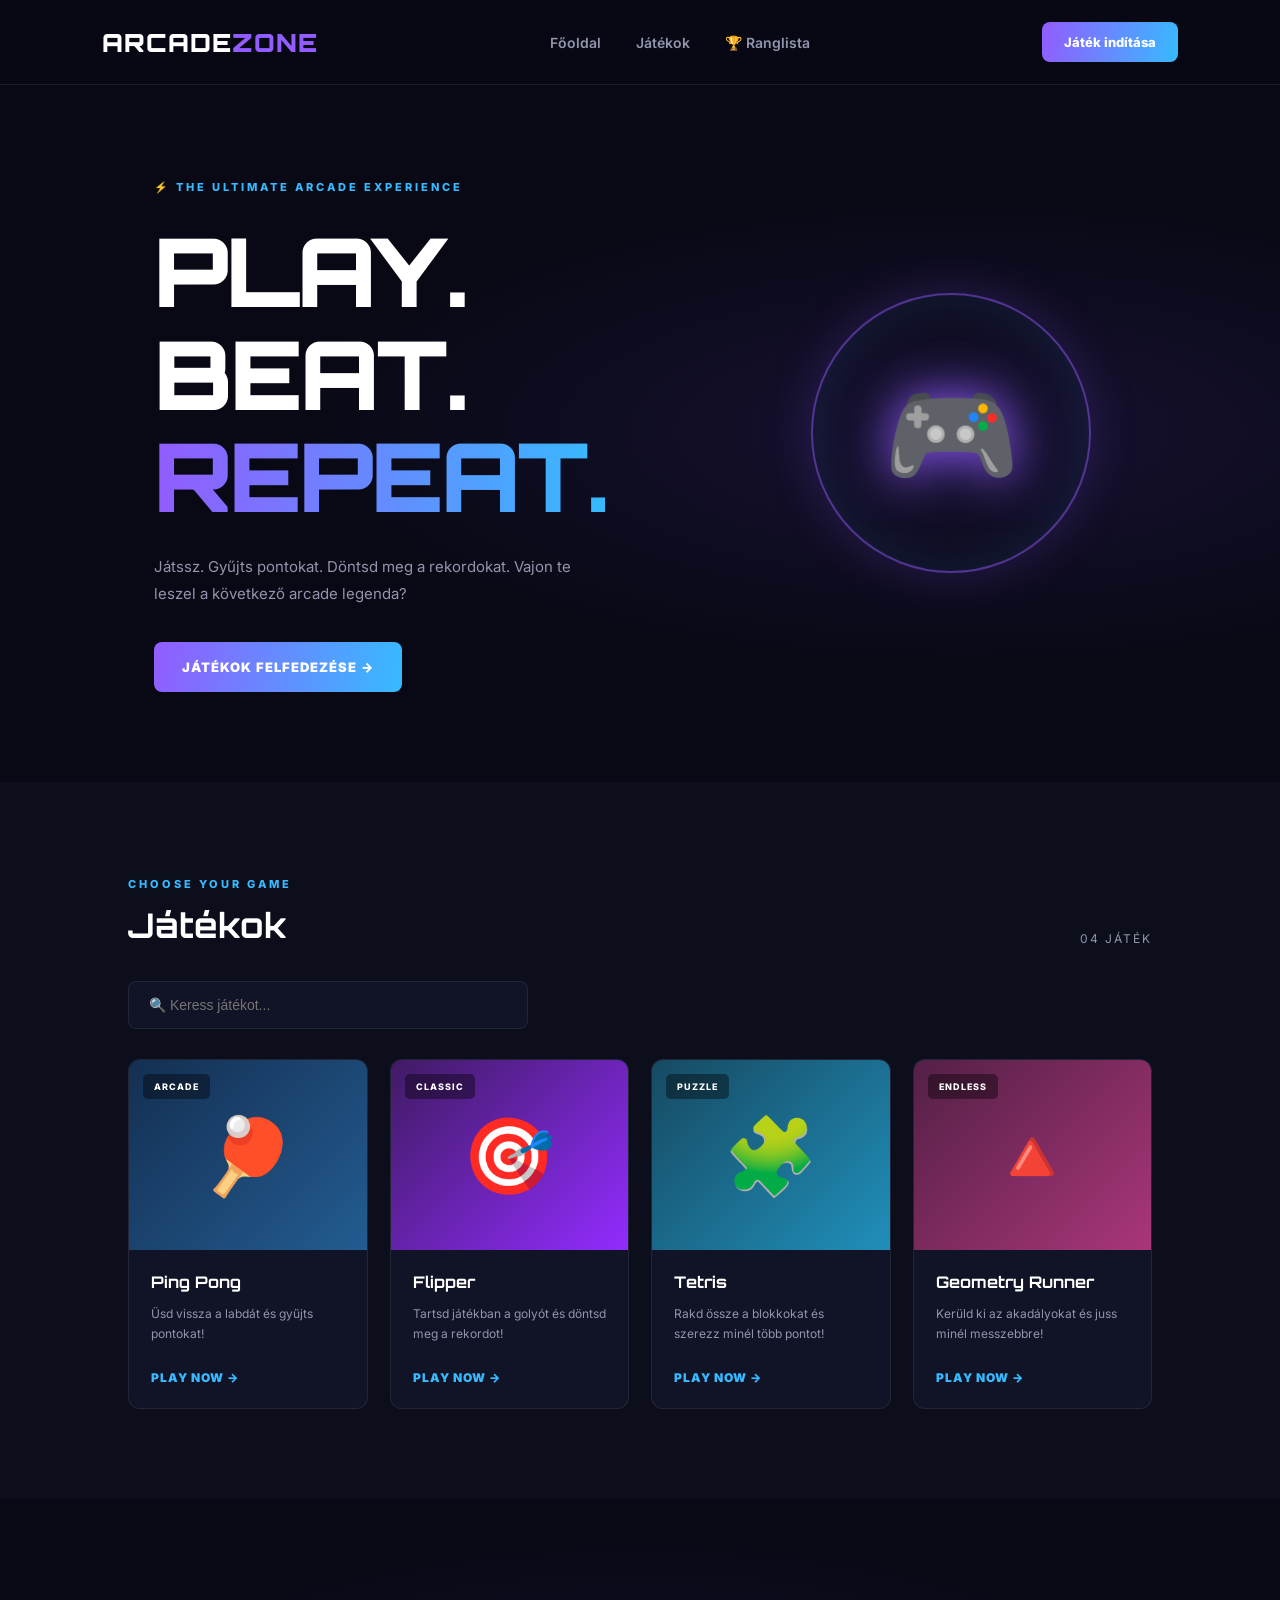
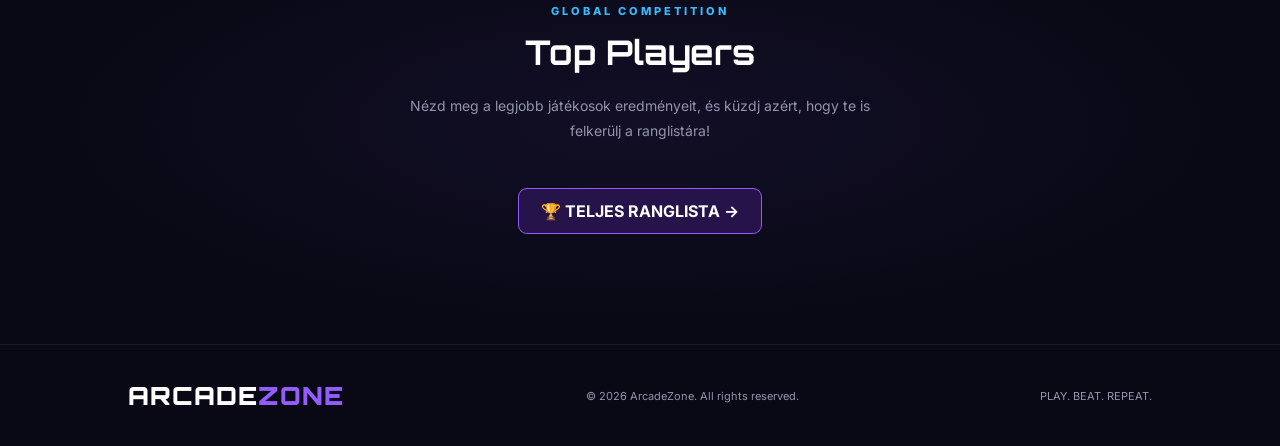
<file: index.html>
<!DOCTYPE html>
<html lang="hu">
<head>
    <meta charset="UTF-8">
    <meta name="viewport" content="width=device-width, initial-scale=1.0">

    <title>ArcadeZone - Play. Beat. Repeat.</title>

    <meta name="description" content="ArcadeZone - Játssz ingyenes arcade játékokkal, gyűjts pontokat és döntsd meg a rekordokat!">

    <link rel="stylesheet" href="css/style.css">
</head>

<body>

    <!-- NAVBAR -->
    <header class="navbar">
        <a href="index.html" class="logo">
            ARCADE<span>ZONE</span>
        </a>

        <nav class="nav-links">
            <a href="#home">Főoldal</a>
            <a href="#games">Játékok</a>
            <a href="leaderboard.html">🏆 Ranglista</a>
        </nav>

        <a href="#games" class="nav-button">Játék indítása</a>
    </header>


    <!-- MAIN -->
    <main>

        <!-- HERO SECTION -->
        <section class="hero" id="home">

            <div class="hero-content">

                <span class="hero-label">
                    ⚡ THE ULTIMATE ARCADE EXPERIENCE
                </span>

                <h1>
                    PLAY.<br>
                    BEAT.<br>
                    <span>REPEAT.</span>
                </h1>

                <p>
                    Játssz. Gyűjts pontokat. Döntsd meg a rekordokat.
                    Vajon te leszel a következő arcade legenda?
                </p>

                <a href="#games" class="primary-button">
                    JÁTÉKOK FELFEDEZÉSE →
                </a>

            </div>

            <div class="hero-visual">
                <div class="hero-circle">
                    <span>🎮</span>
                </div>
            </div>

        </section>


        <!-- GAMES SECTION -->
        <section class="games-section" id="games">

            <div class="section-heading">
                <div>
                    <span class="section-label">CHOOSE YOUR GAME</span>
                    <h2>Játékok</h2>
                </div>

                <span class="game-count">04 JÁTÉK</span>
            </div>


            <!-- SEARCH -->
            <div class="search-container">
                <input
                    type="text"
                    id="gameSearch"
                    placeholder="🔍 Keress játékot..."
                    autocomplete="off"
                >
            </div>


            <!-- GAME CARDS -->
            <div class="games-grid">

                <!-- PING PONG -->
                <article class="game-card" data-name="ping pong">

                    <div class="game-image pingpong">
                        <span>🏓</span>
                        <span class="game-tag">ARCADE</span>
                    </div>

                    <div class="game-info">
                        <h3>Ping Pong</h3>
                        <p>Üsd vissza a labdát és gyűjts pontokat!</p>

                        <a href="games/pingpong/index.html">
                            PLAY NOW →
                        </a>
                    </div>

                </article>


                <!-- FLIPPER -->
                <article class="game-card" data-name="flipper pinball">

                    <div class="game-image pinball">
                        <span>🎯</span>
                        <span class="game-tag">CLASSIC</span>
                    </div>

                    <div class="game-info">
                        <h3>Flipper</h3>
                        <p>Tartsd játékban a golyót és döntsd meg a rekordot!</p>

                        <a href="games/flipper/index.html">
                            PLAY NOW →
                        </a>
                    </div>

                </article>


                <!-- TETRIS -->
                <article class="game-card" data-name="tetris">

                    <div class="game-image tetris">
                        <span>🧩</span>
                        <span class="game-tag">PUZZLE</span>
                    </div>

                    <div class="game-info">
                        <h3>Tetris</h3>
                        <p>Rakd össze a blokkokat és szerezz minél több pontot!</p>

                        <a href="games/tetris/index.html">
                            PLAY NOW →
                        </a>
                    </div>

                </article>


                <!-- GEOMETRY RUNNER -->
                <article class="game-card" data-name="geometry runner neon rush">

                    <div class="game-image geometry">
                        <span>🔺</span>
                        <span class="game-tag">ENDLESS</span>
                    </div>

                    <div class="game-info">
                        <h3>Geometry Runner</h3>
                        <p>Kerüld ki az akadályokat és juss minél messzebbre!</p>

                        <a href="games/geometry/index.html">
                            PLAY NOW →
                        </a>
                    </div>

                </article>

            </div>

            <p id="noResults" hidden>Nincs ilyen játék.</p>

        </section>


        <!-- LEADERBOARD PREVIEW -->
        <section class="leaderboard-section" id="leaderboard">

            <span class="section-label">GLOBAL COMPETITION</span>

            <h2>Top Players</h2>

            <p>
                Nézd meg a legjobb játékosok eredményeit,
                és küzdj azért, hogy te is felkerülj a ranglistára!
            </p>

            <a href="leaderboard.html" class="leaderboard-link">
                🏆 TELJES RANGLISTA →
            </a>

        </section>

    </main>


    <!-- FOOTER -->
    <footer class="footer">

        <a href="index.html" class="logo">
            ARCADE<span>ZONE</span>
        </a>

        <p>© 2026 ArcadeZone. All rights reserved.</p>

        <p>PLAY. BEAT. REPEAT.</p>

    </footer>


    <!-- SEARCH SCRIPT -->
    <script src="js/main.js"></script>

</body>
</html>
</file>
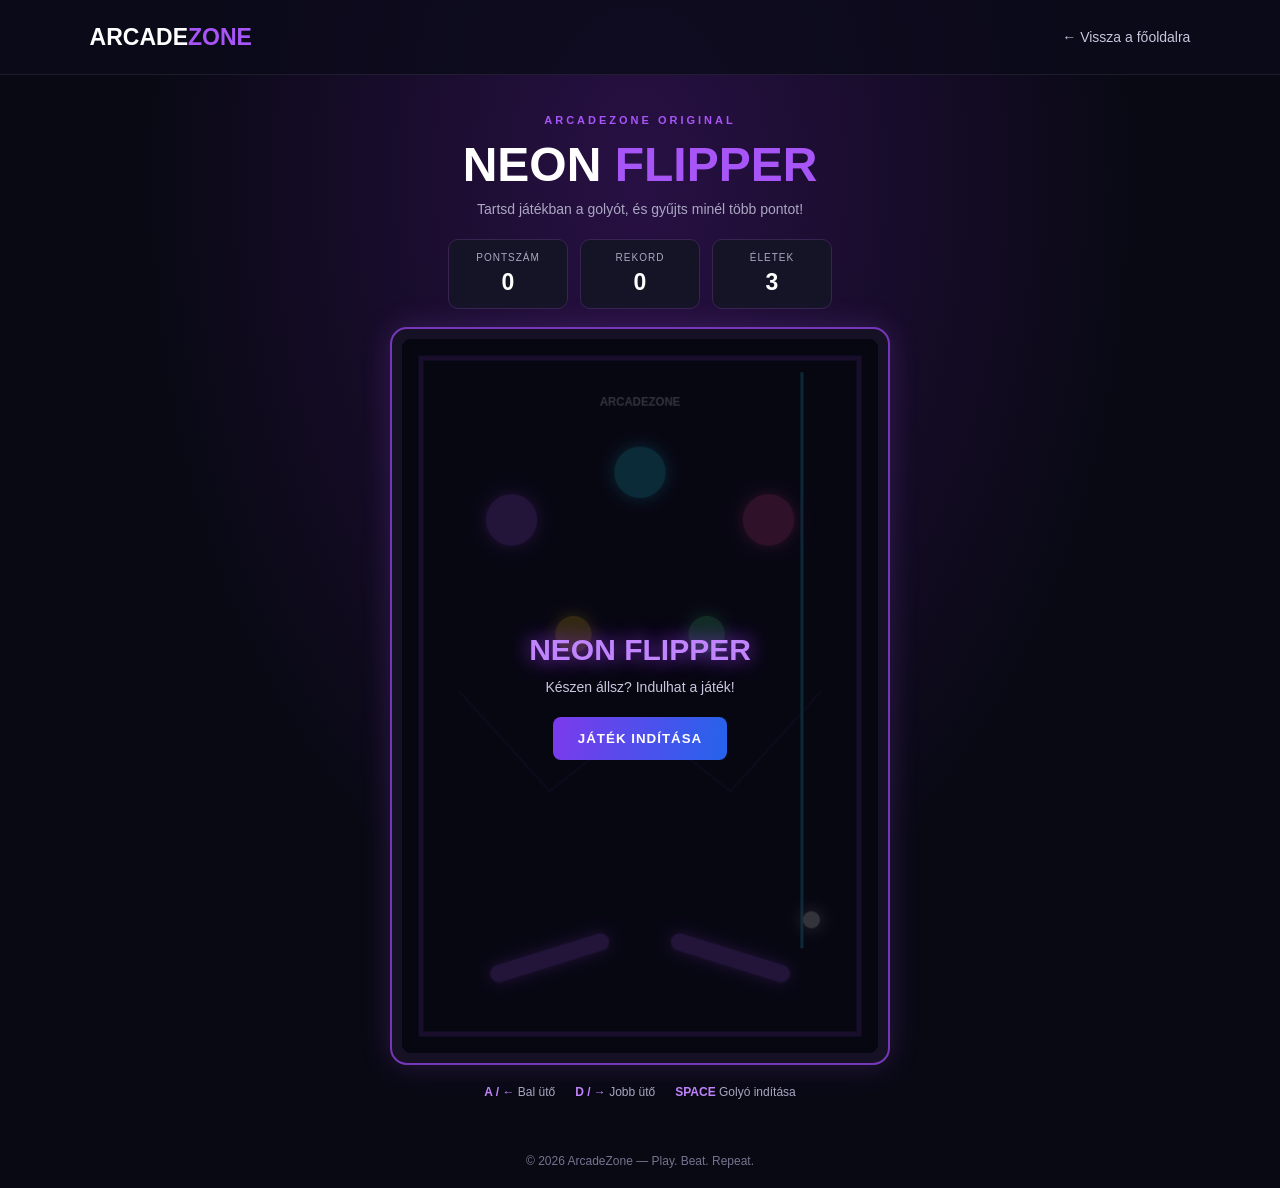
<file: games/flipper/index.html>
<!DOCTYPE html>
<html lang="hu">
<head>
    <meta charset="UTF-8">
    <meta name="viewport" content="width=device-width, initial-scale=1.0">
    <title>Flipper | ArcadeZone</title>
    <link rel="stylesheet" href="style.css">
</head>
<body>

<header class="topbar">
    <a href="../../index.html" class="logo">ARCADE<span>ZONE</span></a>
    <a href="../../index.html" class="back-button">← Vissza a főoldalra</a>
</header>

<main class="game-container">

    <div class="game-heading">
        <span class="eyebrow">ARCADEZONE ORIGINAL</span>
        <h1>NEON <span>FLIPPER</span></h1>
        <p>Tartsd játékban a golyót, és gyűjts minél több pontot!</p>
    </div>

    <div class="scoreboard">
        <div class="stat-card">
            <span>PONTSZÁM</span>
            <strong id="score">0</strong>
        </div>

        <div class="stat-card">
            <span>REKORD</span>
            <strong id="best">0</strong>
        </div>

        <div class="stat-card">
            <span>ÉLETEK</span>
            <strong id="lives">3</strong>
        </div>
    </div>

    <div class="machine">
        <canvas id="gameCanvas" width="500" height="750"></canvas>

        <div id="overlay" class="overlay">
            <h2 id="overlayTitle">NEON FLIPPER</h2>
            <p id="overlayText">Készen állsz? Indulhat a játék!</p>
            <button id="startButton">JÁTÉK INDÍTÁSA</button>
        </div>
    </div>

    <div class="controls">
        <p><strong>A / ←</strong> Bal ütő</p>
        <p><strong>D / →</strong> Jobb ütő</p>
        <p><strong>SPACE</strong> Golyó indítása</p>
    </div>

    <div class="mobile-controls">
        <button data-action="left">BAL</button>
        <button data-action="launch">INDÍTÁS</button>
        <button data-action="right">JOBB</button>
    </div>

</main>

<footer>© 2026 ArcadeZone — Play. Beat. Repeat.</footer>

<script src="game.js"></script>
</body>
</html>
</file>
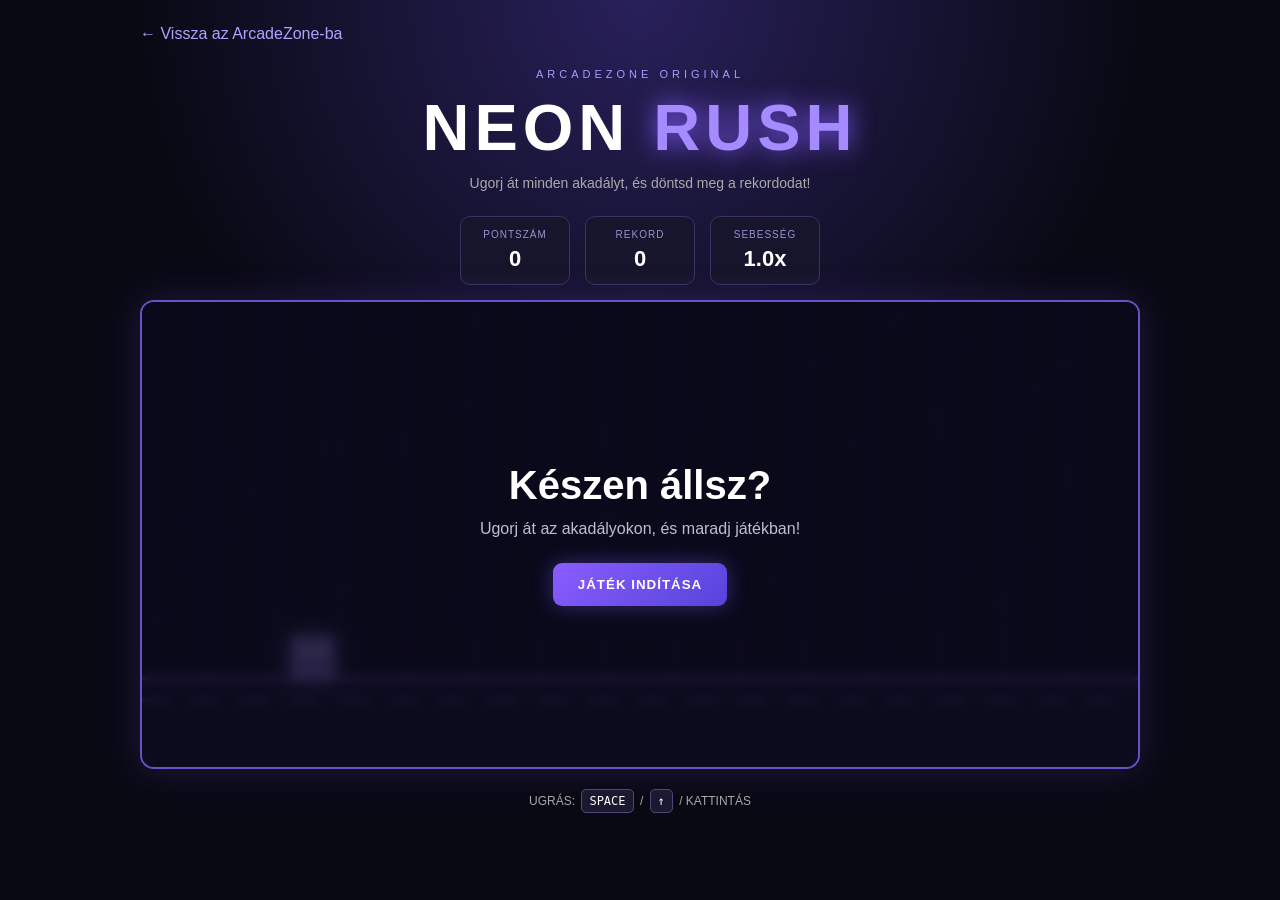
<file: games/geometry/index.html>
<!DOCTYPE html>
<html lang="hu">
<head>
    <meta charset="UTF-8">
    <meta name="viewport" content="width=device-width, initial-scale=1.0">
    <title>Neon Rush - ArcadeZone</title>
    <link rel="stylesheet" href="style.css">
</head>
<body>
    <main class="game-wrapper">
        <a class="back-link" href="../../index.html">← Vissza az ArcadeZone-ba</a>

        <header>
            <p class="eyebrow">ARCADEZONE ORIGINAL</p>
            <h1>NEON <span>RUSH</span></h1>
            <p class="subtitle">Ugorj át minden akadályt, és döntsd meg a rekordodat!</p>
        </header>

        <section class="stats">
            <div class="stat">
                <span>PONTSZÁM</span>
                <strong id="score">0</strong>
            </div>
            <div class="stat">
                <span>REKORD</span>
                <strong id="best">0</strong>
            </div>
            <div class="stat">
                <span>SEBESSÉG</span>
                <strong id="speed">1.0x</strong>
            </div>
        </section>

        <div class="game-container">
            <canvas id="gameCanvas" width="900" height="420"></canvas>

            <div class="overlay" id="overlay">
                <h2 id="overlayTitle">Készen állsz?</h2>
                <p id="overlayText">Ugorj át az akadályokon, és maradj játékban!</p>
                <button id="startButton">JÁTÉK INDÍTÁSA</button>
            </div>
        </div>

        <p class="controls">
            UGRÁS: <kbd>SPACE</kbd> / <kbd>↑</kbd> / KATTINTÁS
        </p>

        <button id="mobileJump" class="mobile-jump">UGRÁS</button>
    </main>

    <script src="game.js"></script>
</body>
</html>
</file>
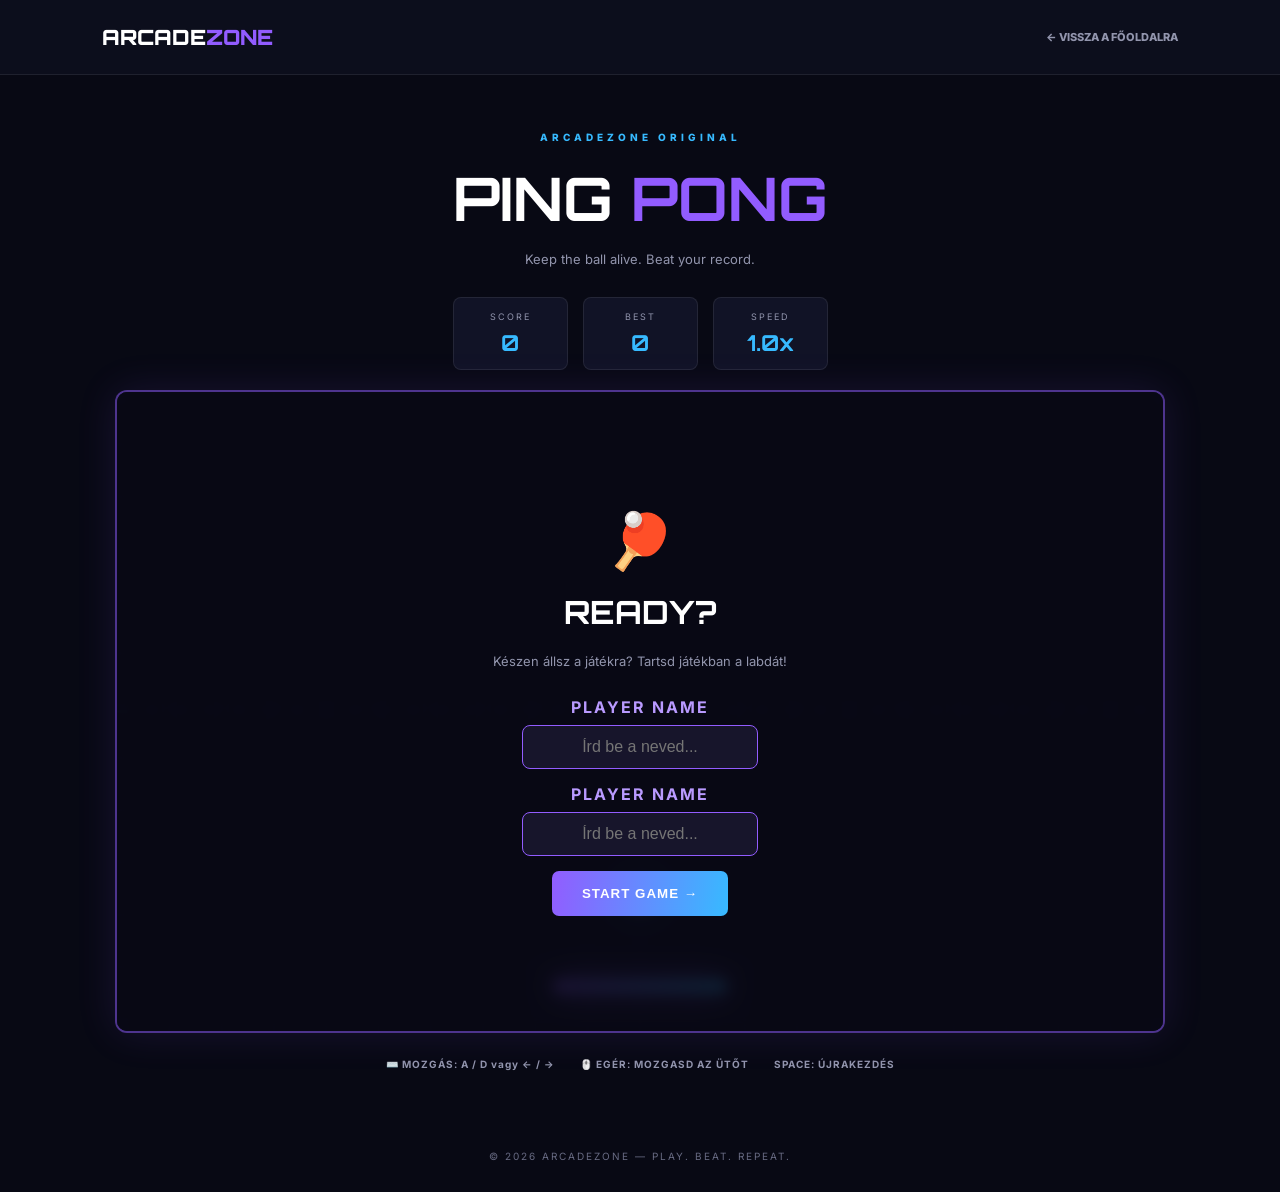
<file: games/pingpong/index.html>
<!DOCTYPE html>
<html lang="hu">
<head>
    <meta charset="UTF-8">
    <meta name="viewport" content="width=device-width, initial-scale=1.0">

    <title>Ping Pong | ArcadeZone</title>

    <link rel="stylesheet" href="style.css">
</head>

<body>

    <header class="topbar">
        <a href="../../index.html" class="logo">
            ARCADE<span>ZONE</span>
        </a>

        <a href="../../index.html" class="back-button">
            ← VISSZA A FŐOLDALRA
        </a>
    </header>

    <main class="game-container">

        <div class="game-heading">
            <span class="eyebrow">ARCADEZONE ORIGINAL</span>
            <h1>PING <span>PONG</span></h1>
            <p>Keep the ball alive. Beat your record.</p>
        </div>

        <div class="scoreboard">
            <div class="score-box">
                <span>SCORE</span>
                <strong id="score">0</strong>
            </div>

            <div class="score-box">
                <span>BEST</span>
                <strong id="best">0</strong>
            </div>

            <div class="score-box">
                <span>SPEED</span>
                <strong id="speed">1.0x</strong>
            </div>
        </div>

        <div class="game-wrapper">

            <canvas id="gameCanvas" width="900" height="550"></canvas>

            <div class="game-overlay" id="overlay">

                <div class="overlay-content">

                    <span class="overlay-icon" id="overlayIcon">🏓</span>

                    <h2 id="overlayTitle">READY?</h2>

                    <p id="overlayText">
    Készen állsz a játékra?
    Tartsd játékban a labdát!
</p>

<label for="playerNameInput" class="player-name-label">
    PLAYER NAME
</label>

<input
    type="text"
    id="playerNameInput"
    maxlength="16"
    placeholder="Írd be a neved..."
    autocomplete="nickname"
>

<button id="startButton">
    START GAME →
</button>

                </div>

            </div>

        </div>

        <div class="controls">
            <span>⌨️ MOZGÁS: A / D vagy ← / →</span>
            <span>🖱️ EGÉR: MOZGASD AZ ÜTŐT</span>
            <span>SPACE: ÚJRAKEZDÉS</span>
        </div>

    </main>

    <footer>
        © 2026 ARCADEZONE — PLAY. BEAT. REPEAT.
    </footer>

    <script src="game.js"></script>

</body>
</html>
</file>
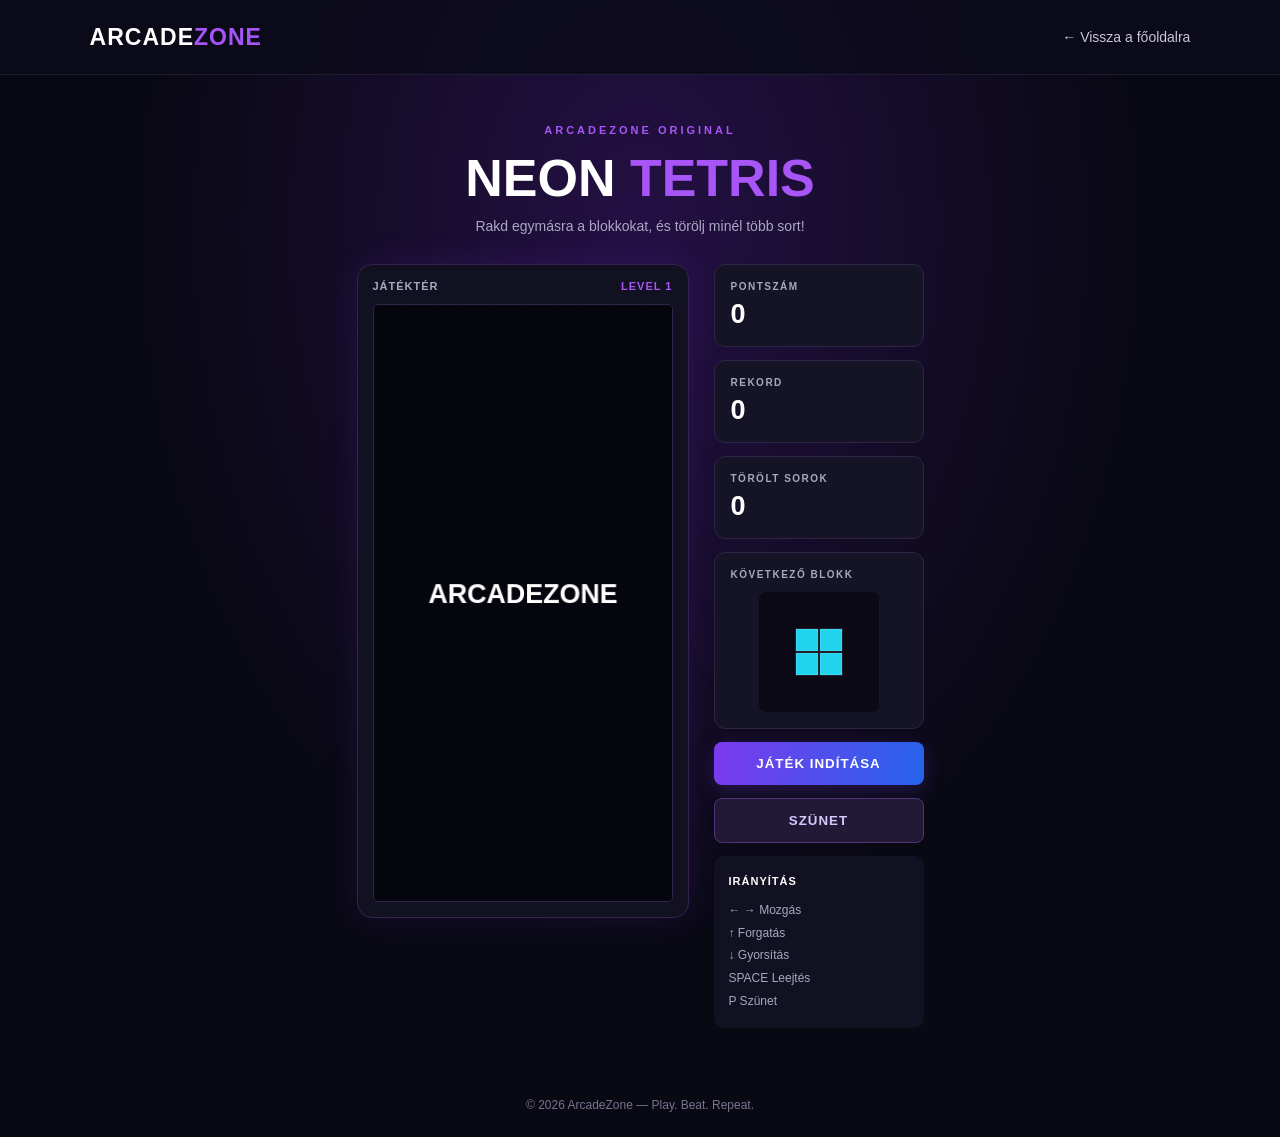
<file: games/tetris/index.html>
<!DOCTYPE html>
<html lang="hu">
<head>
    <meta charset="UTF-8">
    <meta name="viewport" content="width=device-width, initial-scale=1.0">
    <title>Tetris | ArcadeZone</title>
    <link rel="stylesheet" href="style.css">
</head>
<body>

    <header class="topbar">
        <a href="../../index.html" class="logo">ARCADE<span>ZONE</span></a>
        <a href="../../index.html" class="back-button">← Vissza a főoldalra</a>
    </header>

    <main class="game-container">
        <div class="game-heading">
            <span class="eyebrow">ARCADEZONE ORIGINAL</span>
            <h1>NEON <span>TETRIS</span></h1>
            <p>Rakd egymásra a blokkokat, és törölj minél több sort!</p>
        </div>

        <div class="game-layout">
            <section class="board-container">
                <div class="board-top">
                    <span>JÁTÉKTÉR</span>
                    <span id="level">LEVEL 1</span>
                </div>
                <canvas id="gameCanvas" width="300" height="600"></canvas>
            </section>

            <aside class="sidebar">
                <div class="stat-card">
                    <span class="stat-label">PONTSZÁM</span>
                    <strong id="score">0</strong>
                </div>

                <div class="stat-card">
                    <span class="stat-label">REKORD</span>
                    <strong id="best">0</strong>
                </div>

                <div class="stat-card">
                    <span class="stat-label">TÖRÖLT SOROK</span>
                    <strong id="lines">0</strong>
                </div>

                <div class="next-card">
                    <span class="stat-label">KÖVETKEZŐ BLOKK</span>
                    <canvas id="nextCanvas" width="120" height="120"></canvas>
                </div>

                <button id="startButton" class="main-button">JÁTÉK INDÍTÁSA</button>
                <button id="pauseButton" class="secondary-button">SZÜNET</button>

                <div class="controls">
                    <h3>IRÁNYÍTÁS</h3>
                    <p>← → Mozgás</p>
                    <p>↑ Forgatás</p>
                    <p>↓ Gyorsítás</p>
                    <p>SPACE Leejtés</p>
                    <p>P Szünet</p>
                </div>
            </aside>
        </div>

        <div class="mobile-controls">
            <button data-action="left">←</button>
            <button data-action="rotate">↻</button>
            <button data-action="right">→</button>
            <button data-action="down">↓</button>
            <button data-action="drop">DROP</button>
        </div>
    </main>

    <footer>© 2026 ArcadeZone — Play. Beat. Repeat.</footer>

    <script src="game.js"></script>
</body>
</html>
</file>
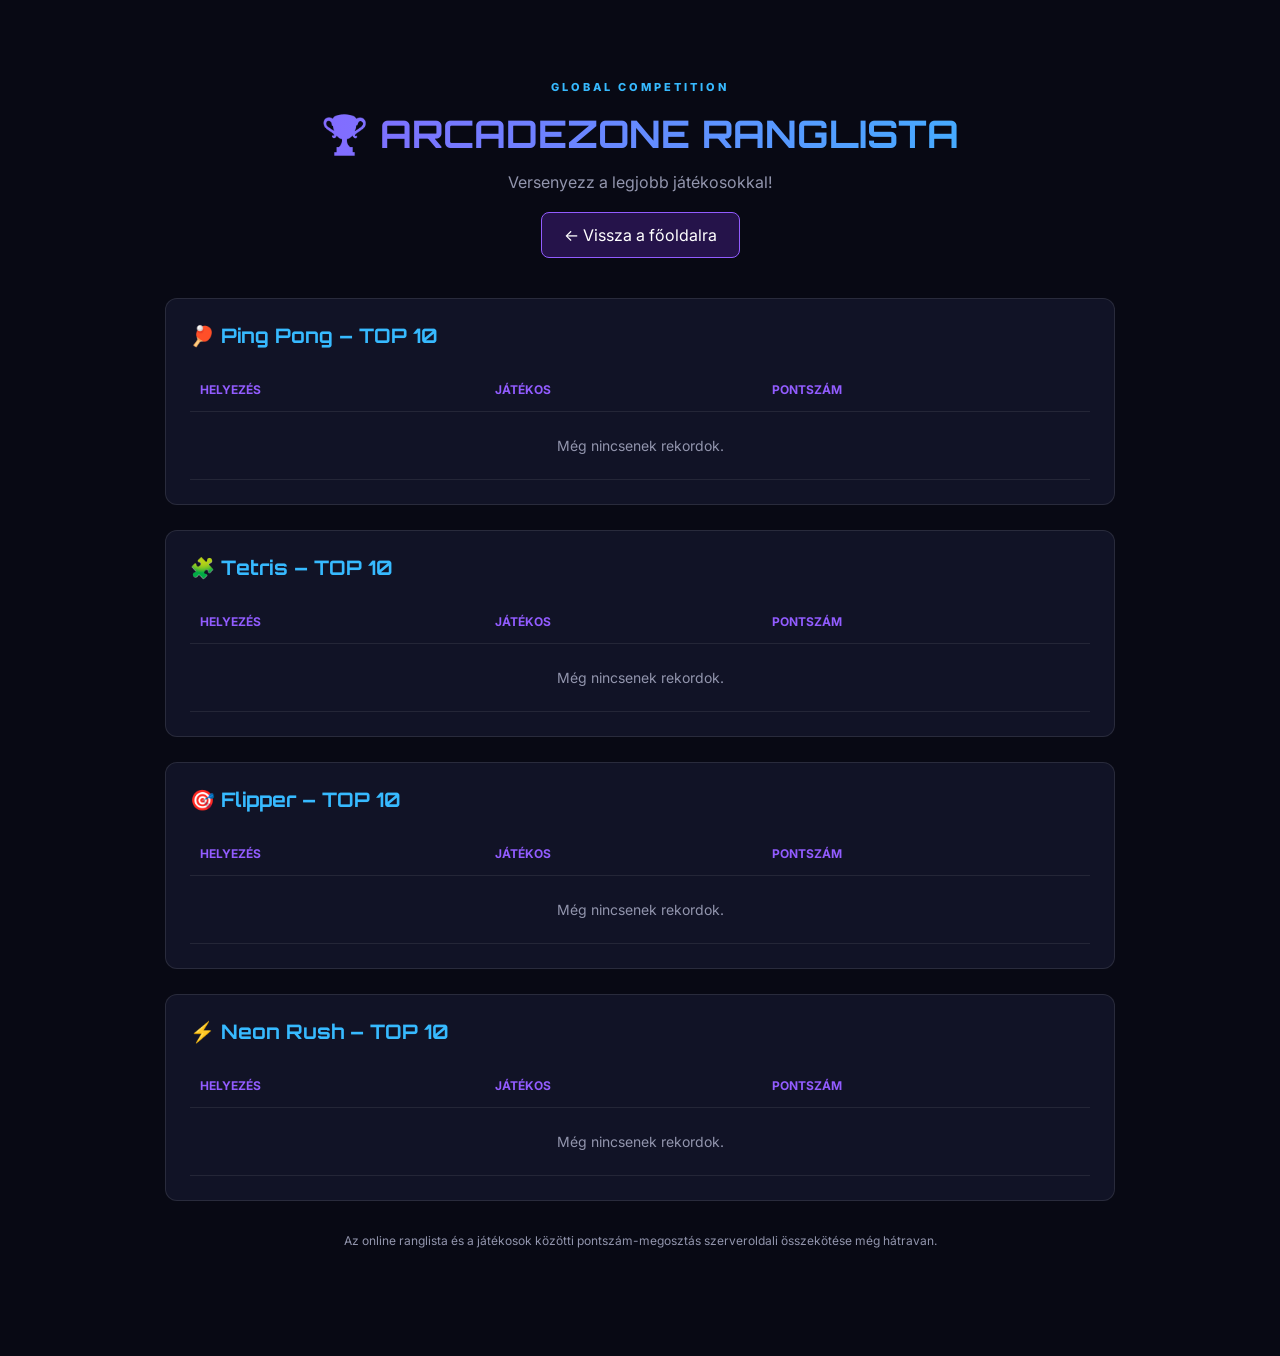
<file: leaderboard.html>
<!DOCTYPE html>
<html lang="hu">
<head>
    <meta charset="UTF-8">
    <meta name="viewport" content="width=device-width, initial-scale=1.0">
    <title>ArcadeZone - Ranglista</title>
    <link rel="stylesheet" href="css/style.css">

    <style>
        .leaderboard-page {
            max-width: 1000px;
            margin: 50px auto;
            padding: 25px;
        }

        .leaderboard-header {
            text-align: center;
            margin-bottom: 40px;
        }

        .leaderboard-header h1 {
            font-family: 'Orbitron', sans-serif;
            font-size: 38px;
            margin: 15px 0;
            background: linear-gradient(90deg, #925cff, #37baff);
            background-clip: text;
            -webkit-background-clip: text;
            color: transparent;
        }

        .leaderboard-header p {
            color: #9295ad;
        }

        .leaderboard-back {
            display: inline-block;
            margin-top: 20px;
            padding: 12px 22px;
            border-radius: 8px;
            background: #25134a;
            border: 1px solid #925cff;
            color: white;
            text-decoration: none;
        }

        .game-leaderboard {
            background: #111326;
            border: 1px solid rgba(255,255,255,0.1);
            border-radius: 12px;
            padding: 24px;
            margin-bottom: 25px;
        }

        .game-leaderboard h2 {
            font-family: 'Orbitron', sans-serif;
            color: #37baff;
            font-size: 20px;
            margin-bottom: 20px;
        }

        .score-table {
            width: 100%;
            border-collapse: collapse;
        }

        .score-table th,
        .score-table td {
            padding: 14px 10px;
            text-align: left;
            border-bottom: 1px solid rgba(255,255,255,0.08);
        }

        .score-table th {
            color: #925cff;
            font-size: 12px;
            text-transform: uppercase;
        }

        .score-table td {
            color: white;
            font-size: 14px;
        }

        .empty-message {
            text-align: center !important;
            color: #9295ad !important;
            padding: 25px !important;
        }

        .rank-number {
            color: #37baff !important;
            font-weight: bold;
        }

        .leaderboard-note {
            color: #9295ad;
            font-size: 12px;
            text-align: center;
            margin: 30px 0;
            line-height: 1.7;
        }

        @media (max-width: 600px) {
            .leaderboard-page {
                padding: 15px;
            }

            .leaderboard-header h1 {
                font-size: 27px;
            }

            .game-leaderboard {
                padding: 15px;
            }

            .score-table th,
            .score-table td {
                padding: 11px 6px;
                font-size: 12px;
            }
        }
    </style>
</head>

<body>

    <main class="leaderboard-page">

        <header class="leaderboard-header">
            <span class="section-label">GLOBAL COMPETITION</span>
            <h1>🏆 ARCADEZONE RANGLISTA</h1>
            <p>Versenyezz a legjobb játékosokkal!</p>

            <a href="index.html" class="leaderboard-back">
                ← Vissza a főoldalra
            </a>
        </header>

        <!-- PING PONG -->
        <section class="game-leaderboard">
            <h2>🏓 Ping Pong – TOP 10</h2>
            <table class="score-table">
                <thead>
                    <tr>
                        <th>Helyezés</th>
                        <th>Játékos</th>
                        <th>Pontszám</th>
                    </tr>
                </thead>
                <tbody id="pingpongScores">
                    <tr><td colspan="3" class="empty-message">Még nincsenek rekordok.</td></tr>
                </tbody>
            </table>
        </section>

        <!-- TETRIS -->
        <section class="game-leaderboard">
            <h2>🧩 Tetris – TOP 10</h2>
            <table class="score-table">
                <thead>
                    <tr>
                        <th>Helyezés</th>
                        <th>Játékos</th>
                        <th>Pontszám</th>
                    </tr>
                </thead>
                <tbody id="tetrisScores">
                    <tr><td colspan="3" class="empty-message">Még nincsenek rekordok.</td></tr>
                </tbody>
            </table>
        </section>

        <!-- FLIPPER -->
        <section class="game-leaderboard">
            <h2>🎯 Flipper – TOP 10</h2>
            <table class="score-table">
                <thead>
                    <tr>
                        <th>Helyezés</th>
                        <th>Játékos</th>
                        <th>Pontszám</th>
                    </tr>
                </thead>
                <tbody id="flipperScores">
                    <tr><td colspan="3" class="empty-message">Még nincsenek rekordok.</td></tr>
                </tbody>
            </table>
        </section>

        <!-- GEOMETRY -->
        <section class="game-leaderboard">
            <h2>⚡ Neon Rush – TOP 10</h2>
            <table class="score-table">
                <thead>
                    <tr>
                        <th>Helyezés</th>
                        <th>Játékos</th>
                        <th>Pontszám</th>
                    </tr>
                </thead>
                <tbody id="geometryScores">
                    <tr><td colspan="3" class="empty-message">Még nincsenek rekordok.</td></tr>
                </tbody>
            </table>
        </section>

        <p class="leaderboard-note">
            Az online ranglista és a játékosok közötti pontszám-megosztás
            szerveroldali összekötése még hátravan.
        </p>

    </main>

</body>
</html>
</file>
<file: css/style.css>
/* =================================
   ARCADEZONE - MAIN STYLESHEET
================================= */

@import url('https://fonts.googleapis.com/css2?family=Orbitron:wght@400;500;600;700;800;900&family=Inter:wght@400;500;600;700;800&display=swap');

:root {
    --bg: #080914;
    --bg-card: #111326;
    --bg-light: #191c34;
    --purple: #925cff;
    --blue: #37baff;
    --white: #ffffff;
    --muted: #9295ad;
    --border: rgba(255,255,255,0.08);
}

* {
    margin: 0;
    padding: 0;
    box-sizing: border-box;
}

html {
    scroll-behavior: smooth;
}

body {
    background: var(--bg);
    color: var(--white);
    font-family: 'Inter', sans-serif;
    overflow-x: hidden;
}

/* NAVBAR */

.navbar {
    min-height: 85px;
    padding: 0 8%;
    display: flex;
    align-items: center;
    justify-content: space-between;
    background: rgba(8,9,20,0.95);
    border-bottom: 1px solid var(--border);
    position: sticky;
    top: 0;
    z-index: 100;
    backdrop-filter: blur(15px);
}

.logo {
    font-family: 'Orbitron', sans-serif;
    font-size: 25px;
    font-weight: 900;
    letter-spacing: 1px;
    color: white;
    text-decoration: none;
}

.logo span {
    color: var(--purple);
}

.nav-links {
    display: flex;
    gap: 35px;
}

.nav-links a {
    text-decoration: none;
    color: var(--muted);
    font-size: 14px;
    font-weight: 600;
    transition: 0.3s;
}

.nav-links a:hover {
    color: var(--blue);
}

.nav-button {
    text-decoration: none;
    color: white;
    background: linear-gradient(100deg, var(--purple), var(--blue));
    padding: 12px 22px;
    border-radius: 8px;
    font-size: 13px;
    font-weight: 800;
    transition: 0.3s;
}

.nav-button:hover {
    transform: translateY(-3px);
    box-shadow: 0 0 25px rgba(146,92,255,0.5);
}

/* HERO */

.hero {
    min-height: 590px;
    padding: 90px 12%;
    display: flex;
    align-items: center;
    justify-content: space-between;
    position: relative;
    overflow: hidden;
    background:
        radial-gradient(ellipse at 75% 50%, rgba(89,55,180,0.18), transparent 50%);
}

.hero-content {
    max-width: 550px;
    position: relative;
    z-index: 2;
}

.hero-label,
.section-label {
    color: var(--blue);
    font-size: 11px;
    font-weight: 800;
    letter-spacing: 3px;
}

.hero h1 {
    font-family: 'Orbitron', sans-serif;
    font-size: clamp(55px, 8vw, 95px);
    line-height: 1.08;
    margin: 25px 0;
    font-weight: 900;
    letter-spacing: -3px;
}

.hero h1 span {
    background: linear-gradient(90deg, var(--purple), var(--blue));
    -webkit-background-clip: text;
    background-clip: text;
    color: transparent;
}

.hero p {
    color: var(--muted);
    line-height: 1.8;
    font-size: 15px;
    max-width: 430px;
    margin-bottom: 35px;
}

.primary-button {
    display: inline-block;
    text-decoration: none;
    color: white;
    padding: 17px 28px;
    border-radius: 8px;
    background: linear-gradient(100deg, var(--purple), var(--blue));
    font-size: 13px;
    font-weight: 900;
    letter-spacing: 1px;
    transition: 0.3s;
}

.primary-button:hover {
    transform: translateY(-5px);
    box-shadow: 0 10px 35px rgba(87,111,255,0.35);
}

/* HERO VISUAL */

.hero-visual {
    width: 350px;
    height: 350px;
    display: flex;
    align-items: center;
    justify-content: center;
    position: relative;
}

.hero-circle {
    width: 280px;
    height: 280px;
    border: 2px solid rgba(146,92,255,0.5);
    border-radius: 50%;
    display: flex;
    align-items: center;
    justify-content: center;
    box-shadow:
        0 0 50px rgba(146,92,255,0.2),
        inset 0 0 50px rgba(55,186,255,0.1);
    animation: float 4s ease-in-out infinite;
}

.hero-circle span {
    font-size: 110px;
    filter: drop-shadow(0 0 25px var(--purple));
}

@keyframes float {
    0%, 100% {
        transform: translateY(0);
    }
    50% {
        transform: translateY(-18px);
    }
}

/* GAMES */

.games-section {
    padding: 90px 10%;
    background: #0c0e1c;
}

.section-heading {
    display: flex;
    justify-content: space-between;
    align-items: end;
    margin-bottom: 35px;
}

.section-heading h2,
.leaderboard-section h2 {
    font-family: 'Orbitron', sans-serif;
    font-size: 34px;
    margin-top: 12px;
}

.game-count {
    color: var(--muted);
    font-size: 12px;
    letter-spacing: 2px;
}

.search-container {
    margin-bottom: 30px;
}

.search-container input {
    width: 100%;
    max-width: 400px;
    padding: 15px 20px;
    background: var(--bg-card);
    border: 1px solid var(--border);
    border-radius: 8px;
    color: white;
    font-size: 14px;
    outline: none;
    transition: 0.3s;
}

.search-container input:focus {
    border-color: var(--purple);
    box-shadow: 0 0 15px rgba(146,92,255,0.15);
}

.games-grid {
    display: grid;
    grid-template-columns: repeat(4, minmax(0, 1fr));
    gap: 22px;
}

.game-card {
    background: var(--bg-card);
    border: 1px solid var(--border);
    border-radius: 12px;
    overflow: hidden;
    transition: 0.3s;
}

.game-card:hover {
    transform: translateY(-8px);
    border-color: var(--purple);
    box-shadow: 0 10px 35px rgba(146,92,255,0.13);
}

.game-image {
    height: 190px;
    display: flex;
    align-items: center;
    justify-content: center;
    position: relative;
}

.game-image > span:first-child {
    font-size: 75px;
    transition: 0.3s;
}

.game-card:hover .game-image > span:first-child {
    transform: scale(1.15) rotate(-5deg);
}

.pingpong {
    background: linear-gradient(135deg, #142f52, #235c91);
}

.pinball {
    background: linear-gradient(135deg, #401b64, #922cff);
}

.tetris {
    background: linear-gradient(135deg, #164a62, #208fba);
}

.geometry {
    background: linear-gradient(135deg, #542047, #a93679);
}

.game-tag {
    position: absolute;
    top: 14px;
    left: 14px;
    background: rgba(0,0,0,0.4);
    padding: 7px 11px;
    border-radius: 5px;
    font-size: 9px;
    font-weight: 800;
    letter-spacing: 1px;
}

.game-info {
    padding: 22px;
}

.game-info h3 {
    font-family: 'Orbitron', sans-serif;
    font-size: 16px;
    margin-bottom: 12px;
}

.game-info p {
    font-size: 12px;
    color: var(--muted);
    line-height: 1.7;
    min-height: 42px;
    margin-bottom: 20px;
}

.game-info a {
    color: var(--blue);
    font-size: 12px;
    font-weight: 900;
    letter-spacing: 1px;
    text-decoration: none;
    transition: 0.3s;
}

.game-info a:hover {
    color: var(--purple);
    letter-spacing: 2px;
}

#noResults {
    color: var(--muted);
    padding: 25px 0;
}

/* LEADERBOARD */

.leaderboard-section {
    padding: 100px 10%;
    text-align: center;
    background:
        radial-gradient(ellipse at center, rgba(91,53,173,0.12), transparent 65%);
}

.leaderboard-section p {
    color: var(--muted);
    font-size: 14px;
    line-height: 1.8;
    margin: 20px auto 35px;
    max-width: 500px;
}

.leaderboard-placeholder {
    max-width: 600px;
    margin: auto;
    padding: 35px 20px;
    border: 1px solid var(--border);
    background: var(--bg-card);
    border-radius: 10px;
    color: var(--purple);
    font-family: 'Orbitron', sans-serif;
    font-size: 13px;
    letter-spacing: 1px;
}

/* LEADERBOARD LINK */

.leaderboard-link {
    display: inline-block;
    padding: 12px 22px;
    margin: 10px;
    border: 1px solid var(--purple);
    border-radius: 9px;
    background: #25134a;
    color: white;
    text-decoration: none;
    font-weight: bold;
    transition: 0.2s;
}

.leaderboard-link:hover {
    background: #5b21b6;
    transform: translateY(-2px);
    box-shadow: 0 0 20px rgba(146,92,255,0.3);
}

/* FOOTER */

.footer {
    padding: 35px 10%;
    border-top: 1px solid var(--border);
    display: flex;
    align-items: center;
    justify-content: space-between;
    gap: 20px;
}

.footer p {
    color: var(--muted);
    font-size: 11px;
}

/* RESPONSIVE DESIGN */

@media (max-width: 1050px) {
    .games-grid {
        grid-template-columns: repeat(2, minmax(0, 1fr));
    }

    .hero {
        padding: 80px 8%;
    }

    .hero-visual {
        width: 280px;
    }
}

@media (max-width: 700px) {
    .navbar {
        padding: 0 5%;
        height: 70px;
    }

    .logo {
        font-size: 19px;
    }

    .nav-links {
        display: none;
    }

    .nav-button {
        font-size: 11px;
        padding: 10px 13px;
    }

    .hero {
        min-height: auto;
        padding: 75px 8%;
        text-align: center;
        justify-content: center;
    }

    .hero-content {
        width: 100%;
    }

    .hero h1 {
        font-size: 55px;
    }

    .hero p {
        margin-left: auto;
        margin-right: auto;
    }

    .hero-visual {
        display: none;
    }

    .games-section {
        padding: 65px 6%;
    }

    .games-grid {
        grid-template-columns: 1fr;
    }

    .game-image {
        height: 210px;
    }

    .section-heading h2,
    .leaderboard-section h2 {
        font-size: 26px;
    }

    .footer {
        flex-direction: column;
        text-align: center;
        padding: 35px 5%;
    }
}
</file>
<file: games/flipper/style.css>
* {
    margin: 0;
    padding: 0;
    box-sizing: border-box;
}

body {
    min-height: 100vh;
    color: white;
    font-family: Arial, sans-serif;
    background:
        radial-gradient(ellipse at 50% 15%, #281044 0%, transparent 55%),
        #090914;
}

.topbar {
    height: 75px;
    padding: 0 7%;
    display: flex;
    justify-content: space-between;
    align-items: center;
    border-bottom: 1px solid rgba(255,255,255,.08);
    background: rgba(10,10,25,.8);
}

.logo {
    color: white;
    text-decoration: none;
    font-size: 23px;
    font-weight: 900;
}

.logo span,
.game-heading h1 span {
    color: #a855f7;
}

.back-button {
    color: #c8c5dc;
    text-decoration: none;
    font-size: 14px;
}

.game-container {
    width: min(700px, 94%);
    margin: 35px auto;
    text-align: center;
}

.game-heading {
    margin-bottom: 22px;
}

.eyebrow {
    color: #a855f7;
    font-size: 11px;
    font-weight: bold;
    letter-spacing: 3px;
}

.game-heading h1 {
    margin: 9px 0;
    font-size: clamp(32px, 6vw, 48px);
}

.game-heading p {
    color: #aaa7c2;
    font-size: 14px;
}

.scoreboard {
    display: flex;
    justify-content: center;
    gap: 12px;
    margin-bottom: 18px;
}

.stat-card {
    min-width: 120px;
    padding: 12px;
    background: #151426;
    border: 1px solid #392451;
    border-radius: 10px;
}

.stat-card span {
    display: block;
    color: #aaa7c2;
    font-size: 10px;
    letter-spacing: 1px;
}

.stat-card strong {
    display: block;
    margin-top: 6px;
    font-size: 23px;
}

.machine {
    position: relative;
    width: min(500px, 100%);
    margin: auto;
    padding: 10px;
    background: #171126;
    border: 2px solid #7537b9;
    border-radius: 17px;
    box-shadow: 0 0 30px rgba(168,85,247,.2);
}

#gameCanvas {
    display: block;
    width: 100%;
    height: auto;
    background: #080811;
    border-radius: 9px;
    touch-action: none;
}

.overlay {
    position: absolute;
    inset: 10px;
    display: flex;
    flex-direction: column;
    justify-content: center;
    align-items: center;
    padding: 20px;
    background: rgba(7,7,18,.82);
    border-radius: 9px;
}

.overlay.hidden {
    display: none;
}

.overlay h2 {
    margin-bottom: 12px;
    font-size: 30px;
    color: #c084fc;
    text-shadow: 0 0 20px #9333ea;
}

.overlay p {
    margin-bottom: 22px;
    color: #ccc5df;
    font-size: 14px;
}

#startButton {
    padding: 14px 25px;
    color: white;
    font-weight: bold;
    letter-spacing: 1px;
    background: linear-gradient(100deg,#7c3aed,#2563eb);
    border: 0;
    border-radius: 8px;
    cursor: pointer;
}

#startButton:hover {
    filter: brightness(1.2);
}

.controls {
    display: flex;
    justify-content: center;
    flex-wrap: wrap;
    gap: 20px;
    margin: 20px 0;
    color: #aaa7c2;
    font-size: 12px;
}

.controls strong {
    color: #c084fc;
}

.mobile-controls {
    display: none;
    justify-content: center;
    gap: 10px;
    margin-top: 15px;
}

.mobile-controls button {
    padding: 15px;
    min-width: 80px;
    color: white;
    background: #211936;
    border: 1px solid #6942a0;
    border-radius: 9px;
    font-weight: bold;
    touch-action: none;
}

footer {
    padding: 20px;
    color: #77738f;
    text-align: center;
    font-size: 12px;
}

@media(max-width:600px) {
    .topbar {
        padding: 0 4%;
    }

    .logo {
        font-size: 18px;
    }

    .back-button {
        font-size: 12px;
    }

    .stat-card {
        min-width: 0;
        flex: 1;
    }

    .controls {
        display: none;
    }

    .mobile-controls {
        display: flex;
    }
}
</file>
<file: games/geometry/style.css>
* {
    box-sizing: border-box;
    margin: 0;
    padding: 0;
}

body {
    min-height: 100vh;
    padding: 25px 16px;
    background:
        radial-gradient(circle at 50% 0%, #28205a 0%, transparent 45%),
        #090914;
    color: white;
    font-family: Arial, sans-serif;
}

.game-wrapper {
    width: 100%;
    max-width: 1000px;
    margin: auto;
}

.back-link {
    display: inline-block;
    color: #aaa5ff;
    text-decoration: none;
    margin-bottom: 25px;
}

.back-link:hover {
    color: white;
}

header {
    text-align: center;
    margin-bottom: 25px;
}

.eyebrow {
    color: #a49cff;
    font-size: 11px;
    letter-spacing: 4px;
    margin-bottom: 10px;
}

h1 {
    font-size: clamp(35px, 7vw, 65px);
    letter-spacing: 5px;
}

h1 span {
    color: #a58bff;
    text-shadow: 0 0 25px #805cff;
}

.subtitle {
    color: #aaa;
    margin-top: 10px;
    font-size: 14px;
}

.stats {
    display: flex;
    justify-content: center;
    gap: 15px;
    margin-bottom: 15px;
}

.stat {
    min-width: 110px;
    padding: 12px 18px;
    text-align: center;
    background: #17152b;
    border: 1px solid #393263;
    border-radius: 10px;
}

.stat span {
    display: block;
    color: #9991d5;
    font-size: 10px;
    letter-spacing: 1px;
    margin-bottom: 6px;
}

.stat strong {
    font-size: 22px;
}

.game-container {
    position: relative;
    overflow: hidden;
    border: 2px solid #6652c9;
    border-radius: 14px;
    box-shadow: 0 0 35px #6546b544;
    background: #101020;
}

canvas {
    display: block;
    width: 100%;
    height: auto;
    touch-action: manipulation;
}

.overlay {
    position: absolute;
    inset: 0;
    display: flex;
    flex-direction: column;
    justify-content: center;
    align-items: center;
    padding: 20px;
    text-align: center;
    background: #080817cc;
    backdrop-filter: blur(5px);
}

.overlay.hidden {
    display: none;
}

.overlay h2 {
    font-size: clamp(25px, 5vw, 40px);
    margin-bottom: 12px;
}

.overlay p {
    color: #c0bdd5;
    margin-bottom: 25px;
}

button {
    border: 0;
    border-radius: 9px;
    padding: 14px 25px;
    background: linear-gradient(135deg, #8b5cff, #5544db);
    color: white;
    font-weight: bold;
    letter-spacing: 1px;
    cursor: pointer;
    box-shadow: 0 0 20px #795aff66;
}

button:hover {
    filter: brightness(1.2);
}

.controls {
    color: #aaa;
    text-align: center;
    margin: 20px 0;
    font-size: 12px;
}

kbd {
    display: inline-block;
    padding: 4px 7px;
    margin: 0 3px;
    border: 1px solid #51477d;
    border-radius: 5px;
    background: #1b1930;
    color: white;
}

.mobile-jump {
    display: none;
    width: 100%;
    margin-top: 10px;
}

@media (max-width: 600px) {
    body {
        padding: 15px 10px;
    }

    .stats {
        gap: 7px;
    }

    .stat {
        flex: 1;
        min-width: 0;
        padding: 10px 5px;
    }

    .stat strong {
        font-size: 18px;
    }

    .mobile-jump {
        display: block;
    }
}
</file>
<file: games/pingpong/style.css>
@import url('https://fonts.googleapis.com/css2?family=Orbitron:wght@400;600;700;800;900&family=Inter:wght@400;600;700;800&display=swap');

* {
    margin: 0;
    padding: 0;
    box-sizing: border-box;
}

body {
    min-height: 100vh;
    background: #080914;
    color: white;
    font-family: 'Inter', sans-serif;
    display: flex;
    flex-direction: column;
}

.topbar {
    height: 75px;
    padding: 0 8%;
    display: flex;
    justify-content: space-between;
    align-items: center;
    border-bottom: 1px solid rgba(255,255,255,0.08);
    background: #0c0e1c;
}

.logo {
    color: white;
    font-family: 'Orbitron', sans-serif;
    font-weight: 900;
    font-size: 21px;
    text-decoration: none;
}

.logo span {
    color: #925cff;
}

.back-button {
    color: #9295ad;
    text-decoration: none;
    font-size: 11px;
    font-weight: 800;
    transition: 0.3s;
}

.back-button:hover {
    color: #37baff;
}

.game-container {
    width: 92%;
    max-width: 1050px;
    margin: 50px auto;
}

.game-heading {
    text-align: center;
    margin-bottom: 30px;
}

.eyebrow {
    color: #37baff;
    font-size: 10px;
    font-weight: 800;
    letter-spacing: 4px;
}

.game-heading h1 {
    font-family: 'Orbitron', sans-serif;
    font-size: clamp(35px, 6vw, 60px);
    margin: 15px 0;
}

.game-heading h1 span {
    color: #925cff;
}

.game-heading p {
    color: #9295ad;
    font-size: 13px;
}

.scoreboard {
    display: flex;
    justify-content: center;
    gap: 15px;
    margin-bottom: 20px;
}

.score-box {
    min-width: 115px;
    padding: 13px 20px;
    text-align: center;
    background: #111326;
    border: 1px solid rgba(255,255,255,0.08);
    border-radius: 8px;
}

.score-box span {
    display: block;
    color: #9295ad;
    font-size: 9px;
    letter-spacing: 2px;
    margin-bottom: 7px;
}

.score-box strong {
    font-family: 'Orbitron', sans-serif;
    font-size: 22px;
    color: #37baff;
}

.game-wrapper {
    width: 100%;
    position: relative;
    overflow: hidden;
    background: #0b0d1d;
    border: 2px solid rgba(146,92,255,0.5);
    border-radius: 12px;
    box-shadow: 0 0 40px rgba(146,92,255,0.12);
}

canvas {
    display: block;
    width: 100%;
    height: auto;
    touch-action: none;
}

.game-overlay {
    position: absolute;
    inset: 0;
    display: flex;
    justify-content: center;
    align-items: center;
    text-align: center;
    background: rgba(8,9,20,0.88);
    backdrop-filter: blur(7px);
}

.game-overlay.hidden {
    display: none;
}

.overlay-content {
    padding: 20px;
}

.overlay-icon {
    font-size: 55px;
}

.overlay-content h2 {
    font-family: 'Orbitron', sans-serif;
    font-size: 32px;
    margin: 18px 0;
}

.overlay-content p {
    color: #9295ad;
    font-size: 13px;
    line-height: 1.7;
    margin-bottom: 25px;
}

.overlay-content button {
    padding: 15px 30px;
    border: none;
    border-radius: 7px;
    background: linear-gradient(100deg, #925cff, #37baff);
    color: white;
    font-weight: 900;
    letter-spacing: 1px;
    cursor: pointer;
    transition: 0.3s;
}

.overlay-content button:hover {
    transform: translateY(-4px);
    box-shadow: 0 0 25px rgba(146,92,255,0.5);
}

.controls {
    display: flex;
    justify-content: center;
    flex-wrap: wrap;
    gap: 25px;
    margin-top: 25px;
    color: #9295ad;
    font-size: 10px;
    font-weight: 700;
    letter-spacing: 1px;
}

footer {
    margin-top: auto;
    padding: 30px;
    text-align: center;
    color: #686b83;
    font-size: 10px;
    letter-spacing: 2px;
}

@media(max-width: 600px) {
    .topbar {
        padding: 0 5%;
    }

    .logo {
        font-size: 16px;
    }

    .back-button {
        font-size: 9px;
    }

    .game-container {
        margin: 35px auto;
    }

    .scoreboard {
        gap: 7px;
    }

    .score-box {
        min-width: 0;
        flex: 1;
        padding: 12px 5px;
    }

    .score-box strong {
        font-size: 17px;
    }

    .controls {
        gap: 12px;
        font-size: 9px;
    }

    .overlay-content h2 {
        font-size: 24px;
    }

    .overlay-icon {
        font-size: 38px;
    }
}

.player-name-label {
    display: block;
    color: #b99aff;
    font-weight: bold;
    margin: 15px 0 8px;
    letter-spacing: 2px;
}

#playerNameInput {
    display: block;
    width: 80%;
    max-width: 280px;
    margin: 0 auto 15px;
    padding: 12px;
    border: 1px solid #925cff;
    border-radius: 8px;
    background: #17152b;
    color: white;
    text-align: center;
    font-size: 16px;
}
</file>
<file: games/tetris/style.css>
* {
    margin: 0;
    padding: 0;
    box-sizing: border-box;
}

body {
    min-height: 100vh;
    color: #fff;
    font-family: Arial, sans-serif;
    background:
        radial-gradient(ellipse at 50% 20%, #241044 0%, transparent 55%),
        #090914;
}

.topbar {
    height: 75px;
    padding: 0 7%;
    display: flex;
    justify-content: space-between;
    align-items: center;
    border-bottom: 1px solid rgba(255,255,255,0.08);
    background: rgba(10, 10, 25, 0.8);
}

.logo {
    color: white;
    text-decoration: none;
    font-size: 23px;
    font-weight: 900;
    letter-spacing: 1px;
}

.logo span,
.game-heading h1 span {
    color: #a855f7;
}

.back-button {
    color: #c8c5dc;
    text-decoration: none;
    font-size: 14px;
}

.back-button:hover {
    color: #a855f7;
}

.game-container {
    width: min(900px, 94%);
    margin: 45px auto;
}

.game-heading {
    text-align: center;
    margin-bottom: 30px;
}

.eyebrow {
    color: #a855f7;
    font-size: 11px;
    font-weight: bold;
    letter-spacing: 3px;
}

.game-heading h1 {
    margin: 10px 0;
    font-size: clamp(34px, 6vw, 52px);
    font-weight: 900;
}

.game-heading p {
    color: #aaa7c2;
    font-size: 14px;
}

.game-layout {
    display: flex;
    justify-content: center;
    align-items: flex-start;
    gap: 25px;
}

.board-container {
    padding: 15px;
    background: #111122;
    border: 1px solid #34234f;
    border-radius: 15px;
    box-shadow: 0 0 35px rgba(142, 68, 255, 0.12);
}

.board-top {
    display: flex;
    justify-content: space-between;
    margin-bottom: 12px;
    color: #aaa7c2;
    font-size: 11px;
    font-weight: bold;
    letter-spacing: 1px;
}

#level {
    color: #a855f7;
}

#gameCanvas {
    display: block;
    width: 300px;
    max-width: 100%;
    height: auto;
    background: #080811;
    border: 1px solid #33244b;
    border-radius: 5px;
}

.sidebar {
    width: 210px;
    display: flex;
    flex-direction: column;
    gap: 13px;
}

.stat-card,
.next-card {
    padding: 16px;
    background: #151426;
    border: 1px solid #302345;
    border-radius: 11px;
}

.stat-label {
    display: block;
    color: #aaa7c2;
    font-size: 10px;
    font-weight: bold;
    letter-spacing: 1.5px;
}

.stat-card strong {
    display: block;
    margin-top: 7px;
    color: #fff;
    font-size: 27px;
}

.next-card canvas {
    display: block;
    margin: 12px auto 0;
    background: #0a0915;
    border-radius: 7px;
}

.main-button,
.secondary-button {
    width: 100%;
    padding: 14px 10px;
    border: 0;
    border-radius: 8px;
    cursor: pointer;
    font-weight: bold;
    letter-spacing: 1px;
    transition: 0.2s;
}

.main-button {
    color: white;
    background: linear-gradient(100deg, #7c3aed, #2563eb);
    box-shadow: 0 5px 20px rgba(124, 58, 237, 0.25);
}

.main-button:hover {
    transform: translateY(-2px);
    filter: brightness(1.15);
}

.secondary-button {
    color: #d5c8ff;
    background: #211936;
    border: 1px solid #513477;
}

.secondary-button:hover {
    background: #30204b;
}

.controls {
    padding: 15px;
    background: #111122;
    border-radius: 10px;
    color: #aaa7c2;
    font-size: 12px;
    line-height: 1.9;
}

.controls h3 {
    margin-bottom: 7px;
    color: white;
    font-size: 11px;
    letter-spacing: 1px;
}

.mobile-controls {
    display: none;
}

footer {
    padding: 25px;
    text-align: center;
    color: #77738f;
    font-size: 12px;
}

@media (max-width: 650px) {
    .topbar {
        padding: 0 4%;
    }

    .logo {
        font-size: 18px;
    }

    .back-button {
        font-size: 12px;
    }

    .game-container {
        margin: 30px auto;
    }

    .game-layout {
        align-items: center;
        gap: 15px;
    }

    .board-container {
        padding: 8px;
    }

    #gameCanvas {
        width: min(58vw, 300px);
    }

    .sidebar {
        width: 125px;
        gap: 8px;
    }

    .stat-card,
    .next-card {
        padding: 10px;
    }

    .stat-card strong {
        font-size: 20px;
    }

    .next-card canvas {
        width: 90px;
        height: 90px;
    }

    .controls {
        display: none;
    }

    .main-button,
    .secondary-button {
        padding: 11px 5px;
        font-size: 10px;
    }

    .mobile-controls {
        display: flex;
        justify-content: center;
        flex-wrap: wrap;
        gap: 10px;
        margin-top: 20px;
    }

    .mobile-controls button {
        min-width: 53px;
        min-height: 48px;
        padding: 10px;
        color: white;
        background: #211936;
        border: 1px solid #6942a0;
        border-radius: 9px;
        font-size: 20px;
        font-weight: bold;
        touch-action: none;
    }

    .mobile-controls button:active {
        background: #7040bd;
    }

    .mobile-controls button:last-child {
        font-size: 12px;
    }
}
</file>
